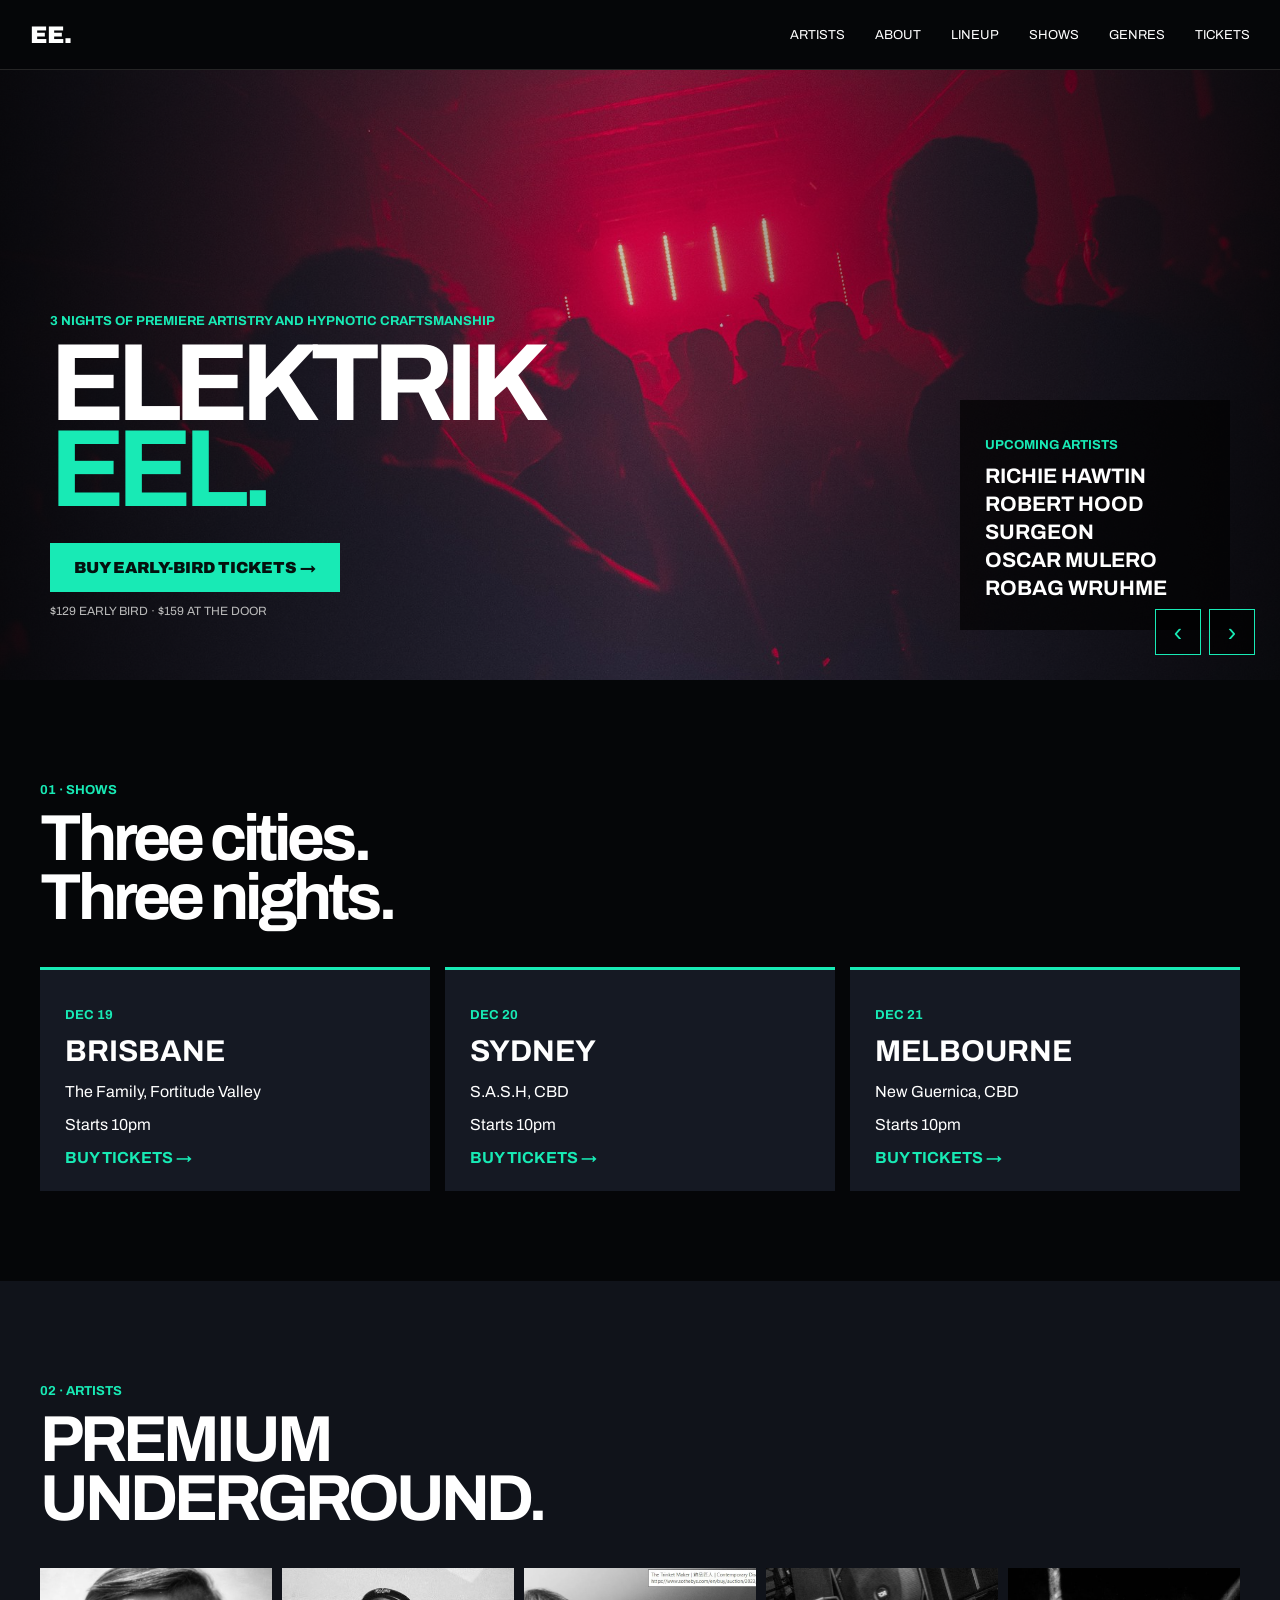
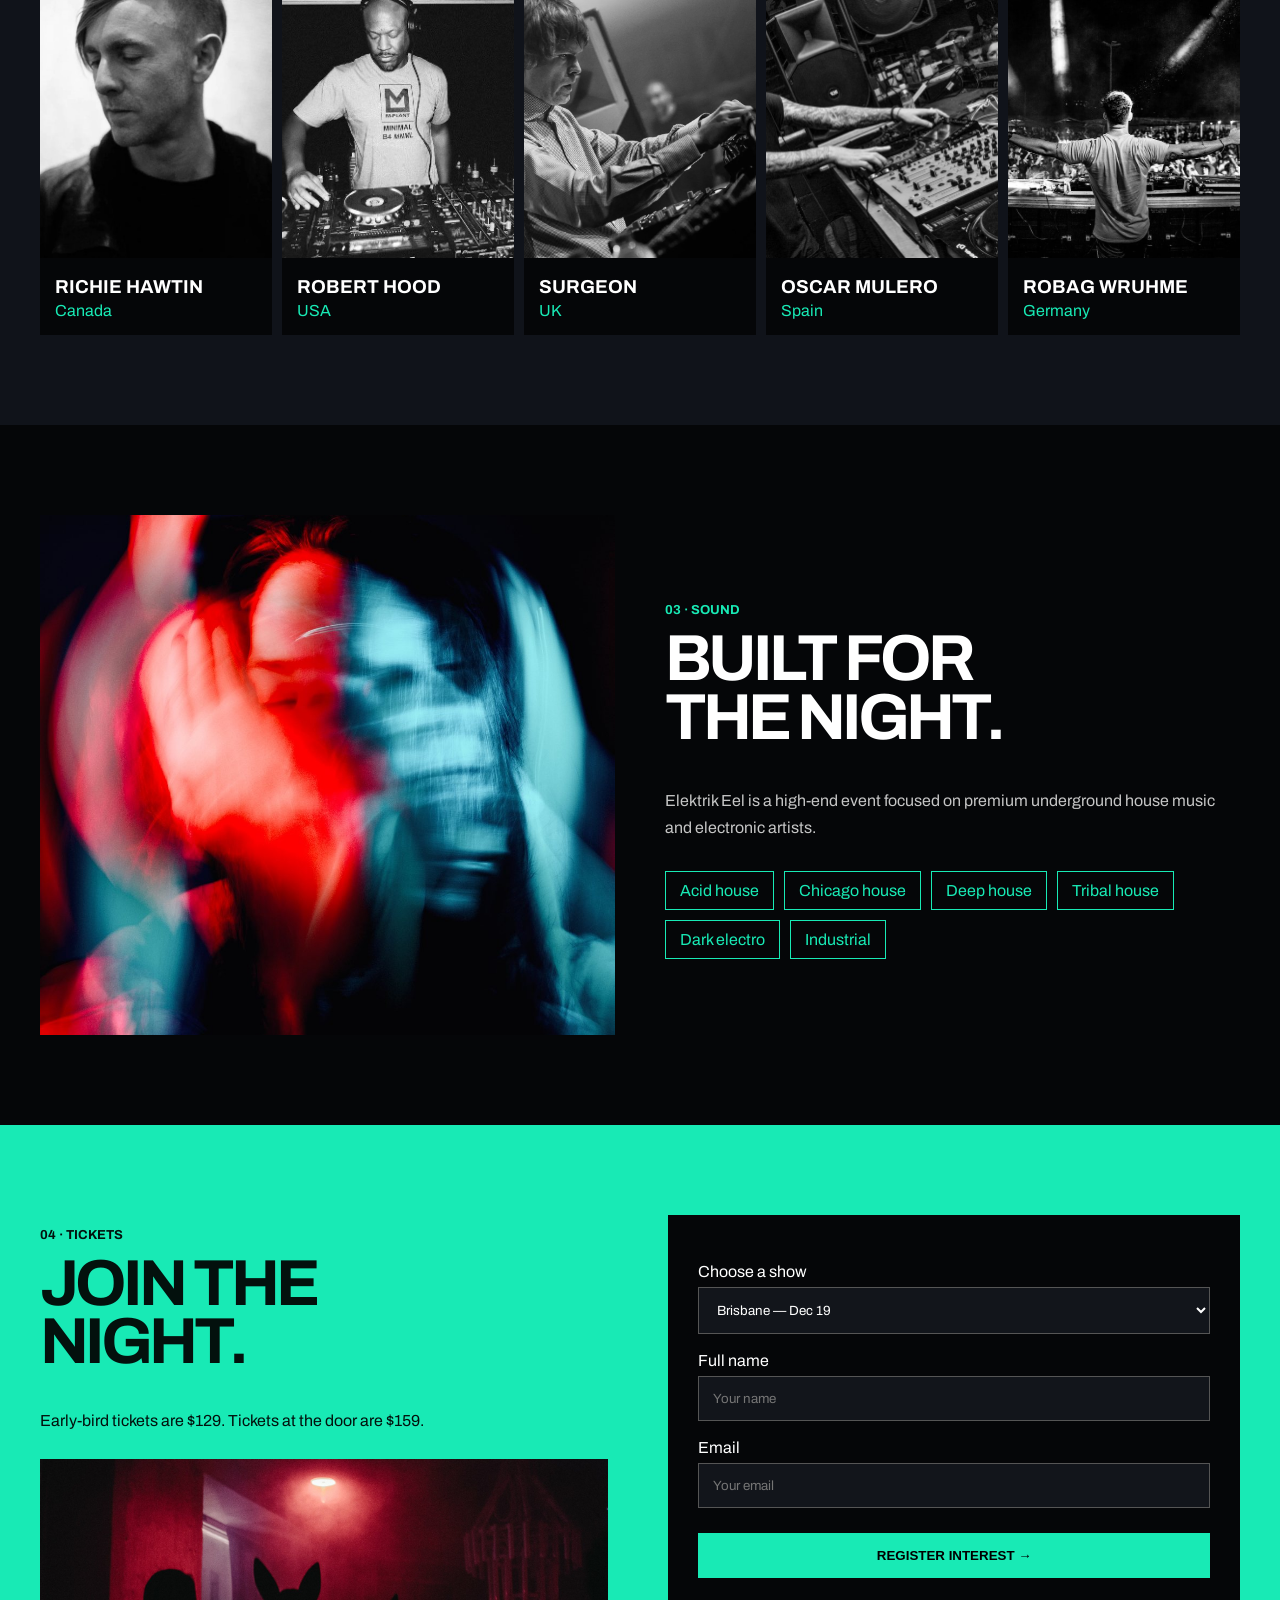
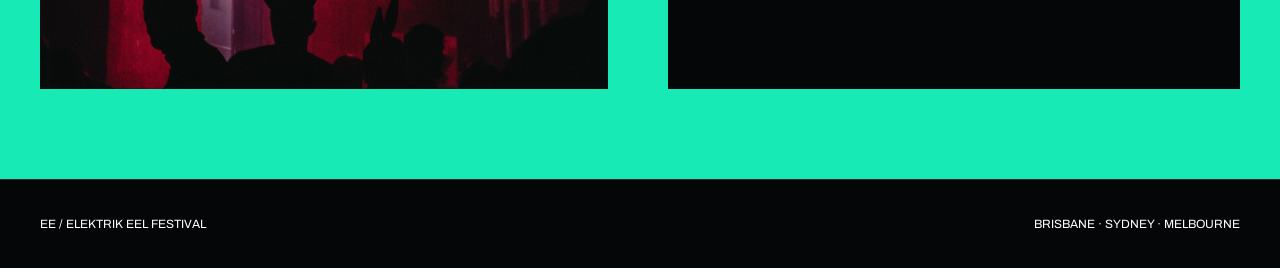
<file: index.html>
<!DOCTYPE html>
<html lang="en">
<head>
  <!-- Information about the webpage -->
  <meta charset="UTF-8">
  <meta name="viewport" content="width=device-width, initial-scale=1.0">
  <title>Elektrik Eel Festival</title>

  <!-- Google font -->
  <link rel="preconnect" href="https://fonts.googleapis.com">
  <link rel="preconnect" href="https://fonts.gstatic.com" crossorigin>
  <link href="https://fonts.googleapis.com/css2?family=Archivo:wght@400;600;700;900&display=swap" rel="stylesheet">

  <!-- My CSS file -->
  <link rel="stylesheet" href="style.css">
</head>
<body>
  <!-- Everything visible on the webpage starts here -->

  <!-- Navigation -->
  <!-- Top navigation area -->
<header class="site-header">
    <a class="logo" href="#home">EE.</a>

    <!-- Links to different parts of the page -->
    <!-- Mobile menu button -->
    <button class="menu-button" type="button">☰ Menu</button>
    <nav class="site-nav">
      <a href="artists.html">Artists</a>
      <a href="about.html">About</a>
      <a href="#lineup">Lineup</a>
      <a href="#shows">Shows</a>
      <a href="#genres">Genres</a>
      <a href="#tickets">Tickets</a>
    </nav>
  </header>

  <!-- Main website content -->
  <main id="home">

    <!-- Hero section -->
  <!-- Hero area and main festival introduction -->
    <section class="hero" id="home-hero">

    <!-- Background image that changes with jQuery -->
    <div class="hero-background"></div>
      <div class="hero-text">
        <p>3 NIGHTS OF PREMIERE ARTISTRY AND HYPNOTIC CRAFTSMANSHIP</p>

        <h1>ELEKTRIK<br><span>EEL.</span></h1>

        <a class="main-button" href="#tickets">BUY EARLY-BIRD TICKETS →</a>
        <p class="small-text">$129 EARLY BIRD · $159 AT THE DOOR</p>
      </div>

      <div class="lineup" id="lineup">
        <p>UPCOMING ARTISTS</p>
        <h2>Richie Hawtin</h2>
        <h2>Robert Hood</h2>
        <h2>Surgeon</h2>
        <h2>Oscar Mulero</h2>
        <h2>Robag Wruhme</h2>
      </div>
    
    <!-- Buttons to switch the hero background -->
    <div class="hero-controls">
      <button id="previous-bg" type="button">‹</button>
      <button id="next-bg" type="button">›</button>
    </div>
</section>

    <!-- Shows -->
    <section class="shows" id="shows">
      <div class="section-title">
        <p>01 · SHOWS</p>
        <h2>Three cities.<br>Three nights.</h2>
      </div>

      <div class="show-grid">
        <div class="show-card">
          <p>DEC 19</p>
          <h3>BRISBANE</h3>
          <p>The Family, Fortitude Valley</p>
          <p>Starts 10pm</p>
          <a href="#tickets">BUY TICKETS →</a>
        </div>

        <div class="show-card">
          <p>DEC 20</p>
          <h3>SYDNEY</h3>
          <p>S.A.S.H, CBD</p>
          <p>Starts 10pm</p>
          <a href="#tickets">BUY TICKETS →</a>
        </div>

        <div class="show-card">
          <p>DEC 21</p>
          <h3>MELBOURNE</h3>
          <p>New Guernica, CBD</p>
          <p>Starts 10pm</p>
          <a href="#tickets">BUY TICKETS →</a>
        </div>
      </div>
    </section>

    <!-- Artists -->
    <section class="artists">
      <p class="green-label">02 · ARTISTS</p>
      <h2 class="big-heading">PREMIUM<br>UNDERGROUND.</h2>

      <div class="artist-grid">
        <div class="artist-card">
          <img src="images/artists/richie.jpg" alt="Richie Hawtin">
          <h3>Richie Hawtin</h3>
          <p>Canada</p>
        </div>

        <div class="artist-card">
          <img src="images/artists/robert.jpg" alt="Robert Hood">
          <h3>Robert Hood</h3>
          <p>USA</p>
        </div>

        <div class="artist-card">
          <img src="images/artists/surgeon.jpg" alt="Surgeon">
          <h3>Surgeon</h3>
          <p>UK</p>
        </div>

        <div class="artist-card">
          <img src="images/artists/oscar.jpg" alt="Oscar Mulero">
          <h3>Oscar Mulero</h3>
          <p>Spain</p>
        </div>

        <div class="artist-card">
          <img src="images/artists/robag.jpg" alt="Robag Wruhme">
          <h3>Robag Wruhme</h3>
          <p>Germany</p>
        </div>
      </div>
    </section>

    <!-- Genres and atmosphere -->
    <section class="genres" id="genres">
      <div class="genre-image">
        <img src="images/events/venue.jpg" alt="Underground electronic music venue">
      </div>

      <div class="genre-text">
        <p class="green-label">03 · SOUND</p>
        <h2>BUILT FOR<br>THE NIGHT.</h2>
        <p>Elektrik Eel is a high-end event focused on premium underground house music and electronic artists.</p>

        <div class="genre-list">
          <span>Acid house</span>
          <span>Chicago house</span>
          <span>Deep house</span>
          <span>Tribal house</span>
          <span>Dark electro</span>
          <span>Industrial</span>
        </div>
      </div>
    </section>

    <!-- Ticket form -->
  <!-- Ticket form for the user -->
    <section class="tickets" id="tickets">
      <div class="ticket-info">
        <p class="green-label">04 · TICKETS</p>
        <h2>JOIN THE<br>NIGHT.</h2>
        <p>Early-bird tickets are $129. Tickets at the door are $159.</p>
        <img src="images/events/crowd.jpg" alt="Elektrik Eel festival crowd">
      </div>
      <!-- Form inputs for ticket details -->

      <form>
        <label for="city">Choose a show</label>
        <select id="city">
          <option>Brisbane — Dec 19</option>
          <option>Sydney — Dec 20</option>
          <option>Melbourne — Dec 21</option>
        </select>

        <label for="name">Full name</label>
        <input type="text" id="name" placeholder="Your name">

        <label for="email">Email</label>
        <input type="email" id="email" placeholder="Your email">

        <button type="submit">REGISTER INTEREST →</button>
      </form>
    </section>

  </main>

  <!-- Bottom of the website -->
  <footer>
    <p>EE / ELEKTRIK EEL FESTIVAL</p>
    <p>BRISBANE · SYDNEY · MELBOURNE</p>
  </footer>


  <!-- jQuery library -->
  <script src="https://code.jquery.com/jquery-3.7.1.min.js"></script>
  <!-- My jQuery code -->
  <script src="artist/script.js"></script>

</body>
</html>
</file>
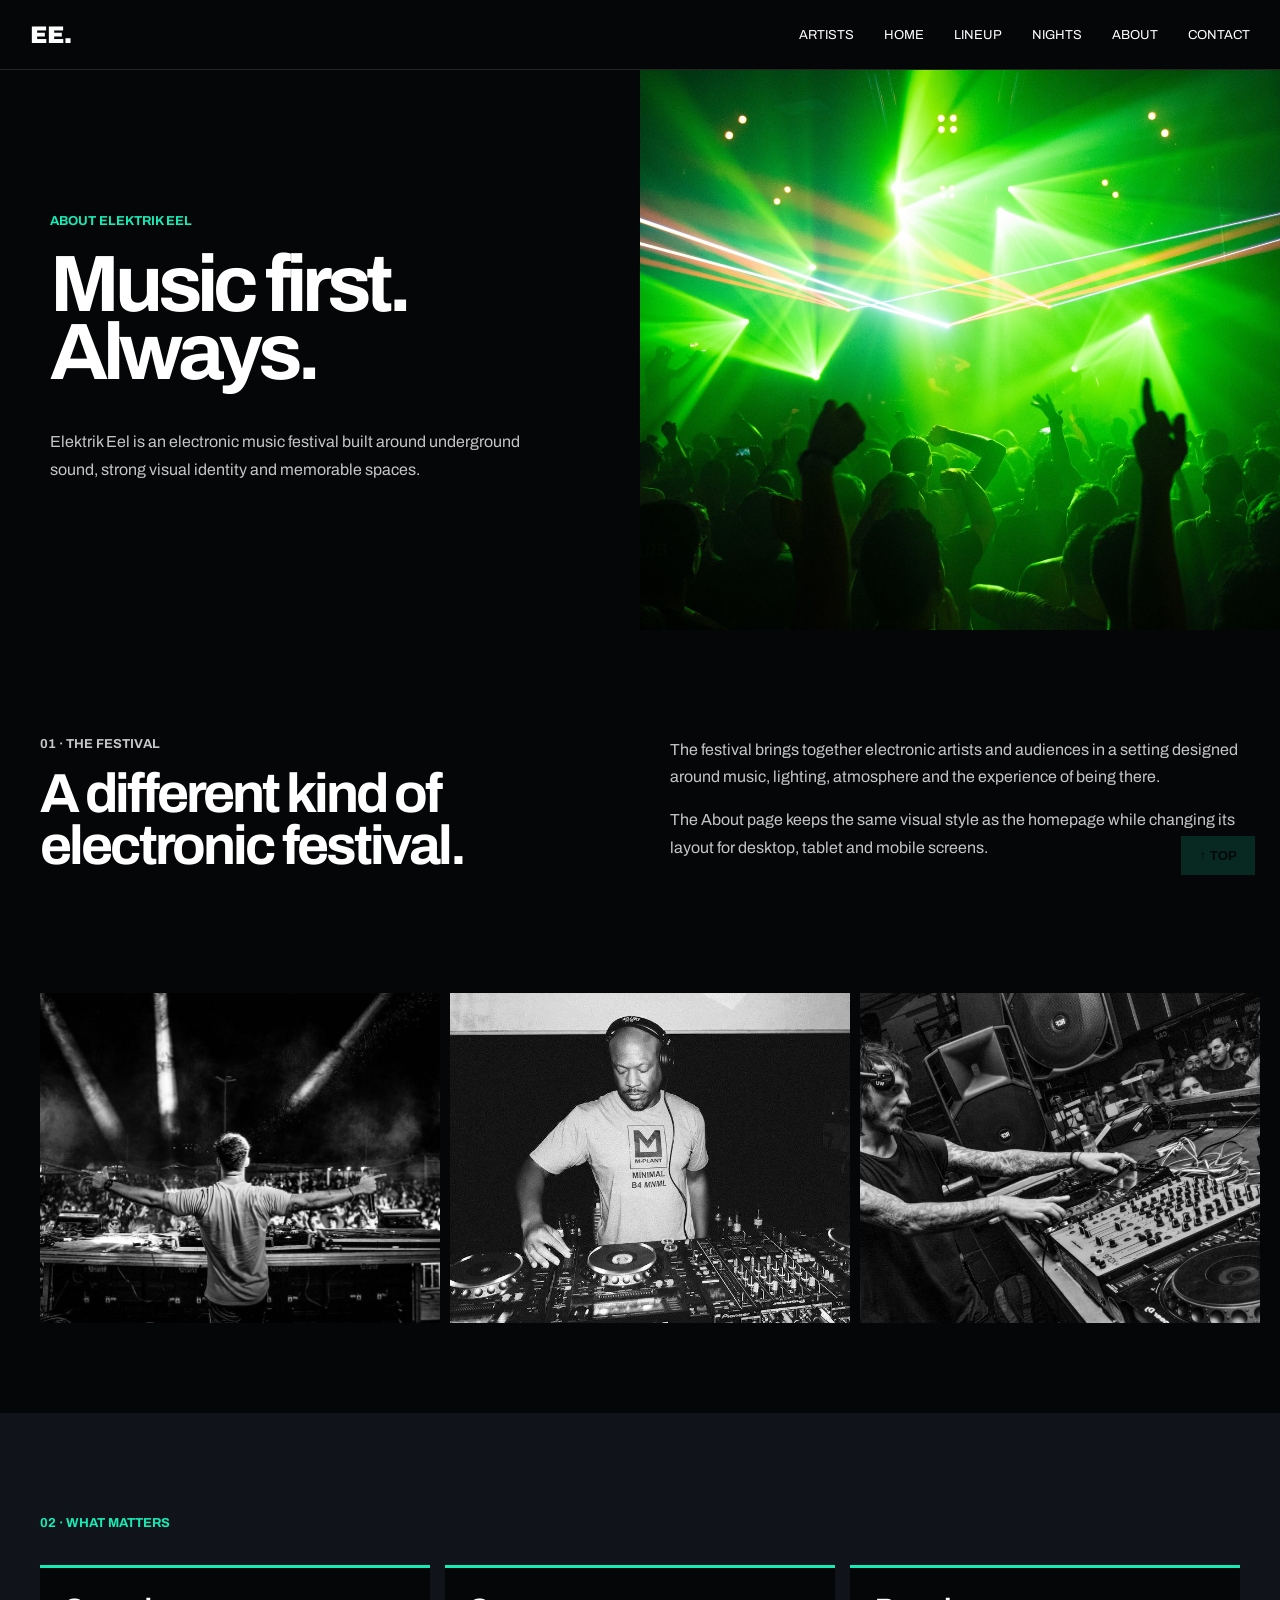
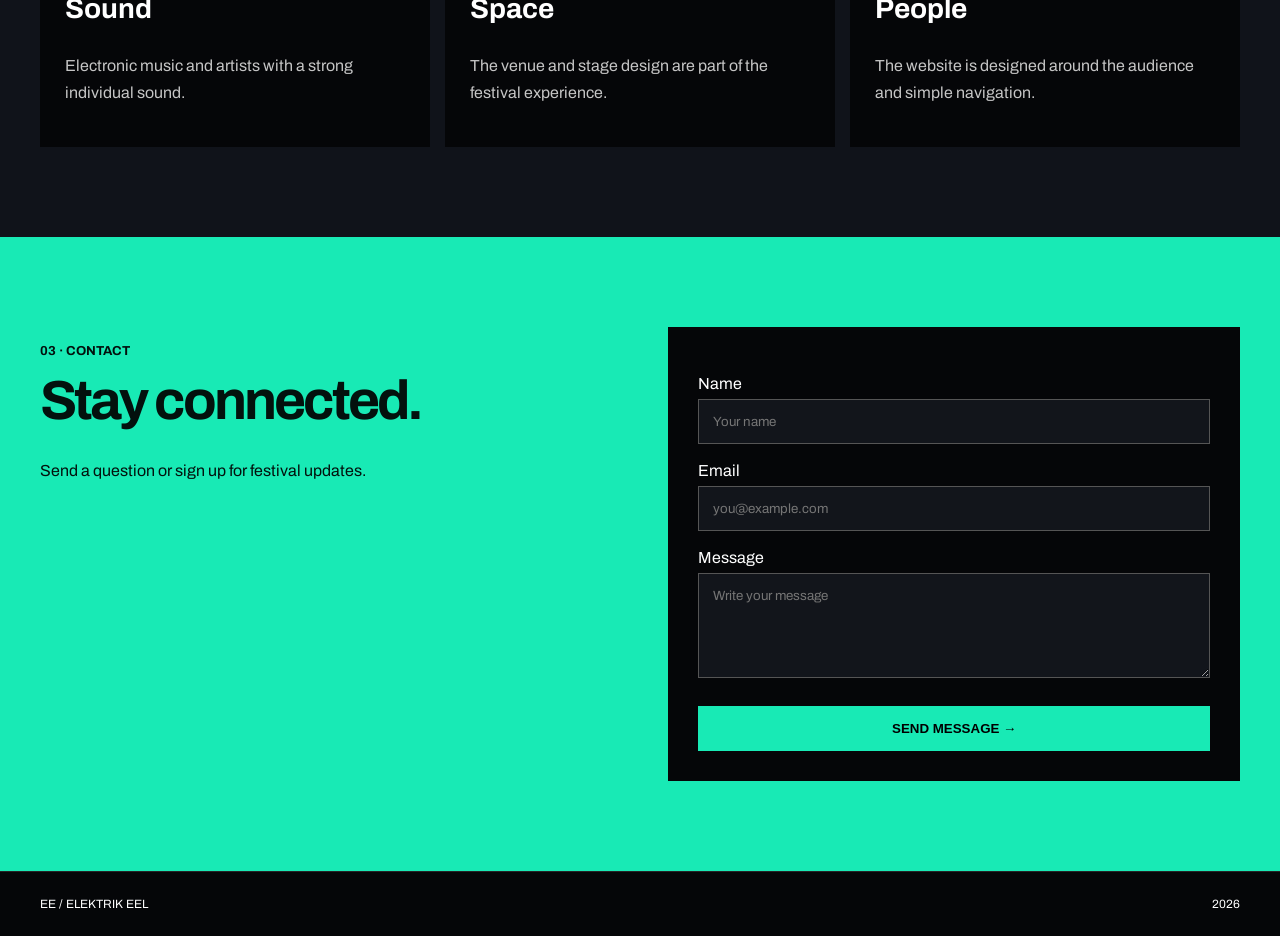
<file: about.html>
<!DOCTYPE html>
<html lang="en">
<head>
  <meta charset="UTF-8">
  <meta name="viewport" content="width=device-width, initial-scale=1.0">
  <meta name="description" content="About Elektrik Eel Festival">
  <meta name="author" content="Jhon Cris Jimenez">
  <title>About | Elektrik Eel Festival</title>

  <!-- Google font -->
  <link rel="preconnect" href="https://fonts.googleapis.com">
  <link rel="preconnect" href="https://fonts.gstatic.com" crossorigin>
  <link href="https://fonts.googleapis.com/css2?family=Archivo:wght@400;500;600;700;800;900&display=swap" rel="stylesheet">

  <!-- Shared stylesheet -->
  <link rel="stylesheet" href="style.css">
</head>

<body>

  <!-- Header -->
  <header class="site-header">
    <a class="brand" href="index.html">EE.</a>

    <!-- Mobile menu button -->
    <button class="menu-button" type="button">☰ Menu</button>

    <!-- Main navigation -->
    <nav class="site-nav">
      <a href="artists.html">Artists</a>
      <a href="index.html">Home</a>
      <a href="index.html#lineup">Lineup</a>
      <a href="index.html#nights">Nights</a>
      <a href="about.html" class="active-link">About</a>
      <a href="#contact">Contact</a>
    </nav>
  </header>

  <main>

    <!-- About hero -->
    <section class="about-hero">
      <div class="about-hero-text">
        <p class="section-label">ABOUT ELEKTRIK EEL</p>
        <h1>Music first.<br>Always.</h1>
        <p>
          Elektrik Eel is an electronic music festival built around underground sound,
          strong visual identity and memorable spaces.
        </p>
      </div>

      <img src="images/other/hero.jpg" alt="Elektrik Eel festival atmosphere">
    </section>

    <!-- Festival story -->
    <section class="about-story">
      <div>
        <p class="section-label">01 · THE FESTIVAL</p>
        <h2>A different kind of electronic festival.</h2>
      </div>

      <div>
        <p>
          The festival brings together electronic artists and audiences in a setting
          designed around music, lighting, atmosphere and the experience of being there.
        </p>
        <p>
          The About page keeps the same visual style as the homepage while changing
          its layout for desktop, tablet and mobile screens.
        </p>
      </div>
    </section>

    <!-- Image gallery -->
    <section class="about-gallery">
      <img src="images/artists/robag.jpg" alt="Festival crowd">
      <img src="images/artists/robert.jpg" alt="Festival lighting">
      <img src="images/artists/oscar.jpg" alt="Elektrik Eel artist">
    </section>

    <!-- Festival values -->
    <section class="values-section">
      <p class="section-label">02 · WHAT MATTERS</p>

      <div class="value-grid">
        <div class="value-card">
          <h3>Sound</h3>
          <p>Electronic music and artists with a strong individual sound.</p>
        </div>

        <div class="value-card">
          <h3>Space</h3>
          <p>The venue and stage design are part of the festival experience.</p>
        </div>

        <div class="value-card">
          <h3>People</h3>
          <p>The website is designed around the audience and simple navigation.</p>
        </div>
      </div>
    </section>

    <!-- User input area -->
    <section class="contact-section" id="contact">
      <div>
        <p class="section-label">03 · CONTACT</p>
        <h2>Stay connected.</h2>
        <p>Send a question or sign up for festival updates.</p>
      </div>

      <form class="contact-form">
        <label for="contact-name">Name</label>
        <input id="contact-name" type="text" placeholder="Your name">

        <label for="contact-email">Email</label>
        <input id="contact-email" type="email" placeholder="you@example.com">

        <label for="message">Message</label>
        <textarea id="message" rows="5" placeholder="Write your message"></textarea>

        <button type="submit">SEND MESSAGE →</button>
      </form>
    </section>

    <!-- Scroll to top button -->
    <button id="top-button" type="button">↑ TOP</button>

  </main>

  <footer>
    <span>EE / ELEKTRIK EEL</span>
    <span>2026</span>
  </footer>

  <!-- jQuery library -->
  <script src="https://code.jquery.com/jquery-3.7.1.min.js"></script>

  <!-- My jQuery code -->
  <script src="artist/script.js"></script>

</body>
</html>
</file>
<file: style.css>
/* ELEKTRIK EEL FESTIVAL - DIG103 */

/* Basic page setup */
* {
  box-sizing: border-box;
}

/* Makes page links scroll smoothly */
html {
  scroll-behavior: smooth;
}

/* Main page style */
body {
  margin: 0;
  background: #050608;
  color: white;
  font-family: "Archivo", Arial, sans-serif;
}

img {
  width: 100%;
  display: block;
}

a {
  color: white;
}

main,
header,
footer {
  max-width: 1280px;
  margin: auto;
}

/* Navigation */
header,
.site-header {
  min-height: 70px;
  padding: 0 30px;
  display: flex;
  align-items: center;
  justify-content: space-between;
  background: #050608;
  border-bottom: 1px solid #252525;
}

.logo,
.brand {
  font-size: 24px;
  font-weight: 900;
  text-decoration: none;
}

nav,
.site-nav {
  display: flex;
  gap: 30px;
}

nav a,
.site-nav a {
  text-decoration: none;
  text-transform: uppercase;
  font-size: 13px;
  transition: 0.3s;
}

nav a:hover,
.site-nav a:hover {
  color: #18eab5;
}

/* Hidden on desktop */
.menu-button {
  display: none;
  padding: 10px 15px;
  border: 0;
  background: #18eab5;
  color: #04110e;
  font-weight: 900;
  cursor: pointer;
}

/* Hero */
.hero {
  min-height: 610px;
  padding: 50px;
  display: flex;
  align-items: flex-end;
  justify-content: space-between;
  }

.hero-text {
  width: 70%;
}

.hero-text > p:first-child,
.green-label,
.lineup > p:first-child,
.section-title > p,
.show-card > p:first-child,
.section-label {
  color: #18eab5;
  font-size: 13px;
  font-weight: 700;
}

.hero h1 {
  margin: 10px 0 30px;
  font-size: 110px;
  line-height: 0.78;
  letter-spacing: -8px;
}

.hero h1 span {
  color: #18eab5;
}

.main-button {
  display: inline-block;
  padding: 16px 24px;
  background: #18eab5;
  color: #04110e;
  text-decoration: none;
  font-weight: 900;
  transition: 0.3s;
}

.main-button:hover {
  transform: translateY(-4px);
}

.small-text {
  font-size: 12px;
  color: #bbbbbb;
}

.lineup {
  width: 270px;
  padding: 25px;
  background: rgba(0,0,0,0.65);
}

.lineup h2 {
  margin: 6px 0;
  font-size: 21px;
  text-transform: uppercase;
}

/* Shows */
.shows,
.artists,
.genres,
.tickets {
  padding: 90px 40px;
}

.section-title h2,
.big-heading,
.genre-text h2,
.ticket-info h2 {
  margin: 8px 0 40px;
  font-size: 65px;
  line-height: 0.9;
  letter-spacing: -4px;
}

.show-grid {
  display: flex;
  gap: 15px;
}

.show-card {
  width: 33.33%;
  min-height: 220px;
  padding: 25px;
  background: #151923;
  border-top: 3px solid #18eab5;
  transition: 0.3s;
}

.show-card:hover {
  transform: translateY(-5px);
}

.show-card h3 {
  font-size: 30px;
  margin: 10px 0;
}

.show-card a {
  color: #18eab5;
  font-weight: 700;
  text-decoration: none;
}

/* Artists */
.artists {
  background: #10131a;
}

.artist-grid {
  display: flex;
  flex-wrap: wrap;
  gap: 10px;
}

.artist-card {
  width: calc(20% - 8px);
  background: #050608;
  overflow: hidden;
}

.artist-card img {
  height: 290px;
  object-fit: cover;
  transition: 0.3s;
}

.artist-card:hover img {
  transform: scale(1.04);
}

.artist-card h3,
.artist-card p {
  margin-left: 15px;
  margin-right: 15px;
}

.artist-card h3 {
  margin-bottom: 0;
  text-transform: uppercase;
}

.artist-card p {
  margin-top: 5px;
  color: #18eab5;
}

/* Genres */
.genres {
  display: flex;
  gap: 50px;
  align-items: center;
}

.genre-image,
.genre-text {
  width: 50%;
}

.genre-image img {
  height: 520px;
  object-fit: cover;
}

.genre-text > p:not(.green-label) {
  line-height: 1.7;
  color: #c5c5c5;
}

.genre-list {
  margin-top: 30px;
  display: flex;
  flex-wrap: wrap;
  gap: 10px;
}

.genre-list span {
  padding: 10px 14px;
  border: 1px solid #18eab5;
  color: #18eab5;
}

/* Tickets */
.tickets {
  display: flex;
  gap: 60px;
  background: #18eab5;
  color: #03110d;
}

.ticket-info,
.tickets form {
  width: 50%;
}

.tickets .green-label {
  color: #03110d;
}

.ticket-info img {
  margin-top: 30px;
  height: 230px;
  object-fit: cover;
}

form {
  padding: 30px;
  background: #050608;
  color: white;
}

label {
  display: block;
  margin: 18px 0 7px;
}

input,
select,
textarea {
  width: 100%;
  padding: 14px;
  border: 1px solid #555;
  background: #12151b;
  color: white;
  font-family: inherit;
}

form button {
  width: 100%;
  margin-top: 25px;
  padding: 15px;
  border: 0;
  background: #18eab5;
  font-weight: 900;
  cursor: pointer;
  transition: 0.3s;
}

form button:hover {
  background: white;
}

/* About page */
.about-hero {
  min-height: 560px;
  display: flex;
  align-items: stretch;
}

.about-hero-text {
  width: 50%;
  padding: 90px 50px;
  display: flex;
  flex-direction: column;
  justify-content: center;
}

.about-hero-text h1 {
  margin: 10px 0 25px;
  font-size: 80px;
  line-height: 0.85;
  letter-spacing: -5px;
}

.about-hero-text > p:last-child {
  max-width: 520px;
  line-height: 1.7;
  color: #c5c5c5;
}

.about-hero > img {
  width: 50%;
  object-fit: cover;
}

.about-story {
  padding: 90px 40px;
  display: flex;
  gap: 60px;
}

.about-story > div {
  width: 50%;
}

.about-story h2,
.contact-section h2 {
  margin: 8px 0 30px;
  font-size: 55px;
  line-height: 0.95;
  letter-spacing: -3px;
}

.about-story p,
.contact-section p,
.value-card p {
  line-height: 1.7;
  color: #c5c5c5;
}

.about-gallery {
  padding: 0 40px 90px;
  display: flex;
  gap: 10px;
}

.about-gallery img {
  width: 33.33%;
  height: 330px;
  object-fit: cover;
}

.values-section {
  padding: 90px 40px;
  background: #10131a;
}

.value-grid {
  display: flex;
  gap: 15px;
  margin-top: 35px;
}

.value-card {
  width: 33.33%;
  padding: 25px;
  background: #050608;
  border-top: 3px solid #18eab5;
}

.value-card h3 {
  margin-top: 0;
  font-size: 28px;
}

.contact-section {
  padding: 90px 40px;
  display: flex;
  gap: 60px;
  background: #18eab5;
  color: #03110d;
}

.contact-section > div,
.contact-form {
  width: 50%;
}

.contact-section .section-label,
.contact-section p {
  color: #03110d;
}

.contact-form {
  margin: 0;
}

/* Scroll to top button */
#top-button {
  display: none;
  position: fixed;
  right: 25px;
  bottom: 25px;
  width: auto;
  padding: 12px 18px;
  border: 0;
  background: #18eab5;
  color: #03110d;
  font-weight: 900;
  cursor: pointer;
  z-index: 20;
}

/* Footer */
footer {
  padding: 25px 40px;
  display: flex;
  justify-content: space-between;
  border-top: 1px solid #252525;
  font-size: 12px;
}

/* Tablet */
@media (max-width: 900px) {
  header,
  .site-header {
    height: auto;
    padding: 18px 25px;
  }

  nav,
  .site-nav {
    gap: 15px;
  }

  .hero {
    padding: 35px;
  }

  .hero h1 {
    font-size: 80px;
  }

  .hero-text {
    width: 60%;
  }

  .show-grid {
    flex-wrap: wrap;
  }

  .show-card {
    width: 100%;
  }

  .artist-card {
    width: calc(50% - 5px);
  }

  .genres,
  .tickets,
  .about-story,
  .contact-section {
    flex-direction: column;
  }

  .genre-image,
  .genre-text,
  .ticket-info,
  .tickets form,
  .about-story > div,
  .contact-section > div,
  .contact-form {
    width: 100%;
  }

  .about-hero-text h1 {
    font-size: 62px;
  }

  .about-gallery {
    flex-wrap: wrap;
  }

  .about-gallery img {
    width: calc(50% - 5px);
  }

  .value-grid {
    flex-wrap: wrap;
  }

  .value-card {
    width: calc(50% - 8px);
  }
}

/* Phone */
@media (max-width: 600px) {
  header,
  .site-header {
    display: flex;
    flex-wrap: wrap;
  }

  .menu-button {
    display: block;
  }

  nav,
  .site-nav {
    display: none;
    width: 100%;
    margin-top: 15px;
    flex-direction: column;
    gap: 0;
  }

  nav a,
  .site-nav a {
    display: block;
    width: 100%;
    padding: 13px 0;
    border-top: 1px solid #252525;
  }

  .hero {
    min-height: 720px;
    padding: 25px;
    display: block;
  }

  .hero-text {
    width: 100%;
    padding-top: 140px;
  }

  .hero h1 {
    font-size: 62px;
    letter-spacing: -5px;
  }

  .lineup {
    width: 100%;
    margin-top: 40px;
  }

  .shows,
  .artists,
  .genres,
  .tickets,
  .about-story,
  .values-section,
  .contact-section {
    padding: 65px 20px;
  }

  .section-title h2,
  .big-heading,
  .genre-text h2,
  .ticket-info h2,
  .about-story h2,
  .contact-section h2 {
    font-size: 45px;
    letter-spacing: -3px;
  }

  .artist-card {
    width: 100%;
  }

  .about-hero {
    display: block;
  }

  .about-hero-text,
  .about-hero > img {
    width: 100%;
  }

  .about-hero-text {
    padding: 65px 20px;
  }

  .about-hero-text h1 {
    font-size: 52px;
    letter-spacing: -3px;
  }

  .about-hero > img {
    height: 360px;
  }

  .about-gallery {
    padding: 0 20px 65px;
    display: block;
  }

  .about-gallery img {
    width: 100%;
    height: 280px;
    margin-bottom: 10px;
  }

  .value-grid {
    display: block;
  }

  .value-card {
    width: 100%;
    margin-bottom: 15px;
  }

  footer {
    display: block;
    padding: 25px 20px;
  }
}


/* Artist lineup page */
.lineup-page-heading {
  padding: 90px 40px 50px;
  background: #050608;
}

.lineup-page-heading h1 {
  margin: 8px 0 20px;
  font-size: 90px;
  line-height: 0.85;
  letter-spacing: -6px;
}

.lineup-page-heading p:last-child {
  color: #bfbfbf;
}

.lineup-page-grid {
  padding: 0 40px 90px;
  display: grid;
  grid-template-columns: repeat(4, 1fr);
  gap: 12px;
}

.lineup-card {
  background: #10131a;
  overflow: hidden;
}

.lineup-card img {
  width: 100%;
  height: 320px;
  object-fit: cover;
  transition: 0.3s;
}

.lineup-card:hover img {
  transform: scale(1.04);
}

.lineup-card p {
  margin: 0;
  padding: 14px;
  color: #18eab5;
  font-weight: 700;
}

/* Tablet lineup */
@media (max-width: 900px) {
  .lineup-page-heading h1 {
    font-size: 68px;
  }

  .lineup-page-grid {
    grid-template-columns: repeat(2, 1fr);
  }
}

/* Phone lineup */
@media (max-width: 600px) {
  .lineup-page-heading {
    padding: 65px 20px 35px;
  }

  .lineup-page-heading h1 {
    font-size: 50px;
    letter-spacing: -3px;
  }

  .lineup-page-grid {
    padding: 0 20px 65px;
    grid-template-columns: 1fr;
  }

  .lineup-card img {
    height: 380px;
  }
}


/* Smooth hero background image */
.hero {
  position: relative;
  overflow: hidden;
  background: #050608;
}

.hero-background {
  position: absolute;
  inset: 0;
  background-size: cover;
  background-position: center;
  opacity: 1;
  transition: opacity 0.6s ease;
  z-index: 0;
}

/* Dark layer keeps the text readable */
.hero-background::after {
  content: "";
  position: absolute;
  inset: 0;
  background: linear-gradient(90deg, rgba(0,0,0,0.82), rgba(0,0,0,0.2), rgba(0,0,0,0.8));
}

/* Keeps hero text above the background */
.hero > *:not(.hero-background) {
  position: relative;
  z-index: 1;
}

/* Background switch buttons */
.hero-controls {
  position: absolute !important;
  right: 25px;
  bottom: 25px;
  display: flex;
  gap: 8px;
  z-index: 3 !important;
}

.hero-controls button {
  width: 46px;
  height: 46px;
  border: 1px solid #18eab5;
  background: rgba(0,0,0,0.7);
  color: #18eab5;
  font-size: 25px;
  cursor: pointer;
  transition: 0.3s;
}

.hero-controls button:hover {
  background: #18eab5;
  color: #050608;
}

/* Smoother artist cards */
.lineup-card img {
  transition: transform 0.45s ease, opacity 0.45s ease;
}

.lineup-card:hover img {
  transform: scale(1.035);
  opacity: 0.9;
}

/* Artist lightbox */
#artist-lightbox {
  display: none;
  position: fixed;
  inset: 0;
  padding: 45px 20px;
  background: rgba(0,0,0,0.94);
  z-index: 100;
  text-align: center;
}

#artist-lightbox img {
  max-width: 900px;
  width: auto;
  max-height: 78vh;
  margin: auto;
  object-fit: contain;
}

#artist-lightbox p {
  color: #18eab5;
  font-size: 20px;
  font-weight: 700;
}

#close-lightbox {
  position: absolute;
  top: 20px;
  right: 25px;
  border: 0;
  background: none;
  color: white;
  font-size: 42px;
  cursor: pointer;
}

/* Phone hero controls */
@media (max-width: 600px) {
  .hero-controls {
    right: 15px;
    bottom: 15px;
  }

  .hero-controls button {
    width: 42px;
    height: 42px;
  }

  #artist-lightbox img {
    width: 100%;
    max-height: 70vh;
  }
}
</file>
